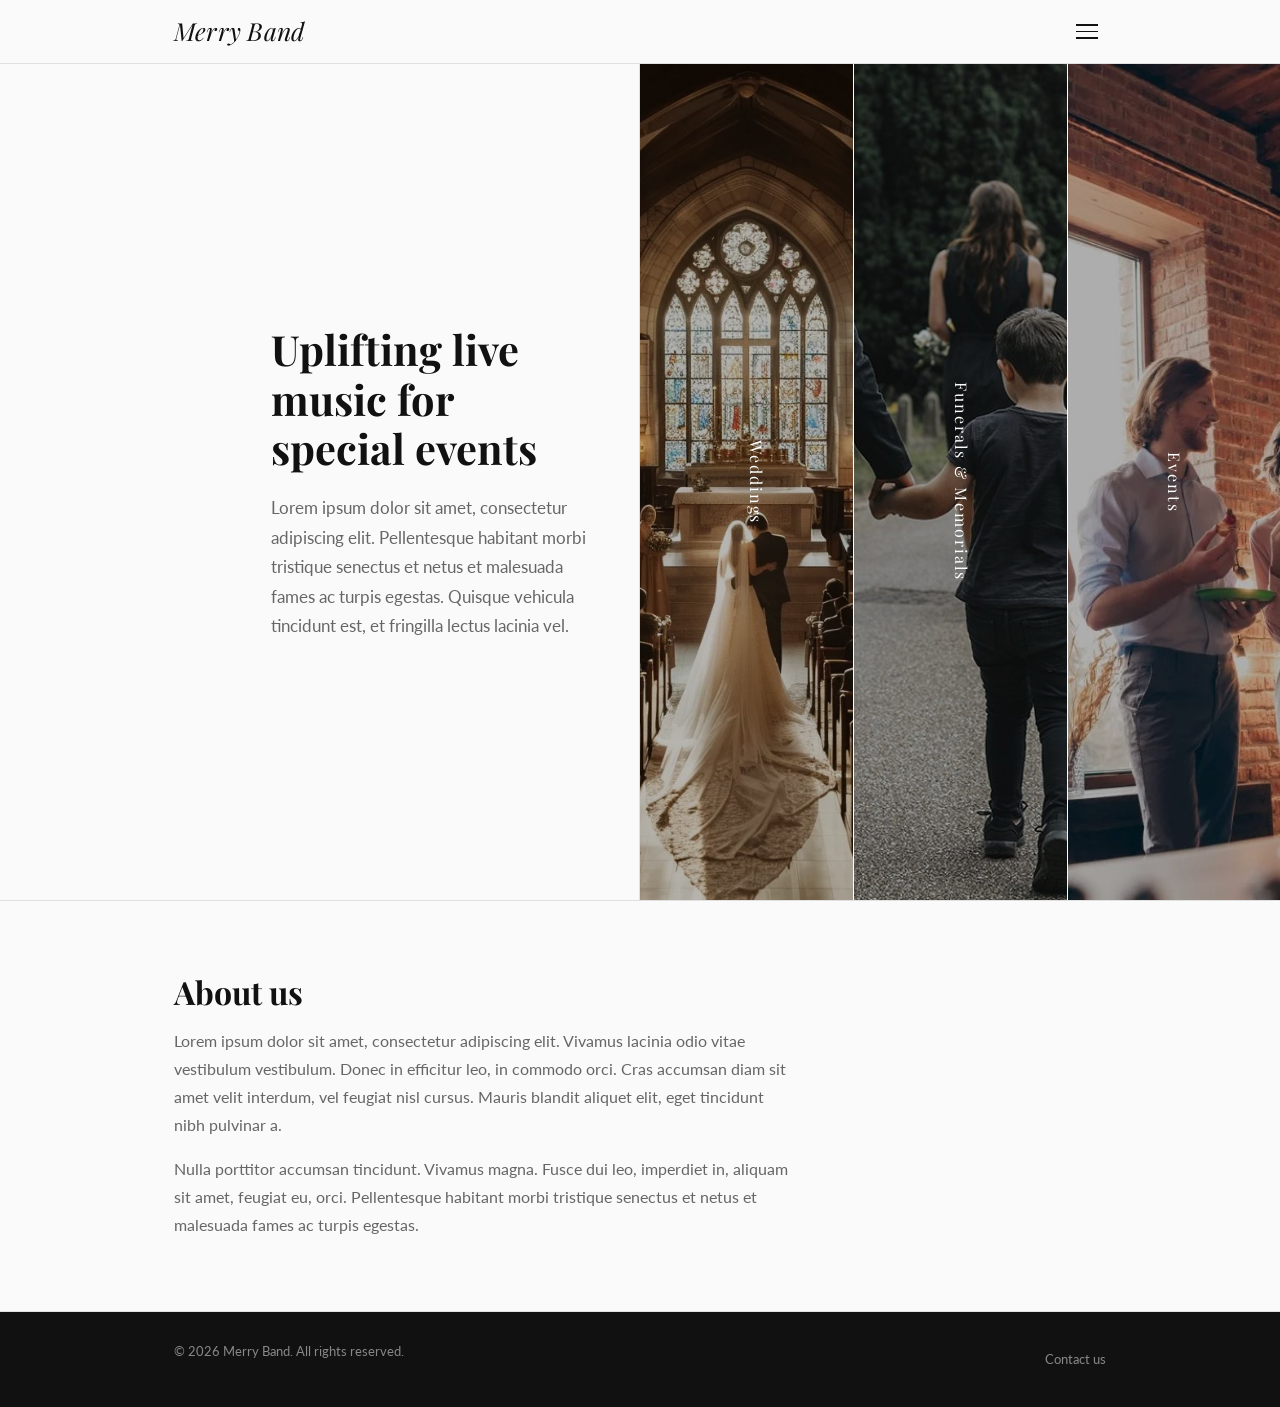
<file: index.html>
<!DOCTYPE html>
<html lang="en">
<head>
  <meta charset="UTF-8">
  <meta name="viewport" content="width=device-width, initial-scale=1.0">
  <title>Merry Band — Live Music for Special Events</title>
  <link rel="stylesheet" href="css/style.css?v=6">
</head>
<body>

  <header class="site-header">
    <div class="container">
      <a href="index.html" class="logo">Merry Band</a>
      <button class="hamburger" aria-expanded="false" aria-controls="site-nav" aria-label="Open navigation menu">
        <span></span>
        <span></span>
        <span></span>
      </button>
    </div>
    <nav class="site-nav" id="site-nav" aria-label="Main navigation">
      <ul>
        <li><a href="index.html" aria-current="page">Home</a></li>
        <li><a href="weddings.html">Weddings</a></li>
        <li><a href="funerals.html">Funerals &amp; Memorials</a></li>
        <li><a href="events.html">Events</a></li>
        <li><a href="services.html">Services &amp; Repertoire</a></li>
        <li><a href="media.html">Media</a></li>
        <li><a href="contact.html">Contact &amp; Booking</a></li>
      </ul>
    </nav>
  </header>

  <main>

    <div class="homepage-layout">

      <!-- Left: hero text -->
      <div class="hero-column">
        <div class="hero-inner">
          <h1>Uplifting live music for special events</h1>
          <p>Lorem ipsum dolor sit amet, consectetur adipiscing elit. Pellentesque habitant morbi tristique senectus et netus et malesuada fames ac turpis egestas. Quisque vehicula tincidunt est, et fringilla lectus lacinia vel.</p>
        </div>
      </div>

      <!-- Right: three vertical event-type strips -->
      <div class="event-strips" aria-label="Event types">

        <a href="weddings.html" class="strip">
          <<!-- Image placeholder: wedding ceremony photograph -->>
          <div class="strip-bg" style="background-image: url('images/wedding_temp.jpg');"></div>
          <div class="strip-overlay"></div>
          <span class="strip-label">Weddings</span>
          <div class="strip-content">
            <h2>Weddings</h2>
            <p></p>
          </div>
        </a>

        <a href="funerals.html" class="strip">
          <!-- Image placeholder: memorial service or flowers photograph -->
          <div class="strip-bg" style="background-image: url('images/funeral_temp.jpg');"></div>
          <div class="strip-overlay"></div>
          <span class="strip-label">Funerals &amp; Memorials</span>
          <div class="strip-content">
            <h2>Funerals &amp; Memorials</h2>
            <p>Lorem ipsum dolor sit amet, consectetur adipiscing elit sed do eiusmod.</p>
          </div>
        </a>

        <a href="events.html" class="strip">
          <!-- Image placeholder: party or celebration photograph -->
          <div class="strip-bg" style="background-image: url('images/corporate_event_temp.jpg');"></div>
          <div class="strip-overlay"></div>
          <span class="strip-label">Events</span>
          <div class="strip-content">
            <h2>Events</h2>
            <p>Lorem ipsum dolor sit amet, consectetur adipiscing elit sed do eiusmod.</p>
          </div>
        </a>

      </div>
    </div>

    <section class="about">
      <div class="container">
        <h2>About us</h2>
        <p>Lorem ipsum dolor sit amet, consectetur adipiscing elit. Vivamus lacinia odio vitae vestibulum vestibulum. Donec in efficitur leo, in commodo orci. Cras accumsan diam sit amet velit interdum, vel feugiat nisl cursus. Mauris blandit aliquet elit, eget tincidunt nibh pulvinar a.</p>
        <p>Nulla porttitor accumsan tincidunt. Vivamus magna. Fusce dui leo, imperdiet in, aliquam sit amet, feugiat eu, orci. Pellentesque habitant morbi tristique senectus et netus et malesuada fames ac turpis egestas.</p>
      </div>
    </section>

  </main>

  <footer class="site-footer">
    <div class="container">
      <p>&copy; 2026 Merry Band. All rights reserved.</p>
      <p><a href="contact.html">Contact us</a></p>
    </div>
  </footer>

  <script>
    (function () {
      // ── Hamburger nav ──────────────────────────────────────────────────
      var btn = document.querySelector('.hamburger');
      var nav = document.getElementById('site-nav');
      btn.addEventListener('click', function () {
        var open = this.classList.toggle('is-open');
        nav.classList.toggle('is-open');
        this.setAttribute('aria-expanded', open ? 'true' : 'false');
      });
      nav.querySelectorAll('a').forEach(function (a) {
        a.addEventListener('click', function () {
          btn.classList.remove('is-open');
          nav.classList.remove('is-open');
          btn.setAttribute('aria-expanded', 'false');
        });
      });

      // ── Mobile strip tap-to-preview ────────────────────────────────────
      // Only activate on touch / non-hover devices.
      if (!window.matchMedia('(hover: none)').matches) return;

      var strips = document.querySelectorAll('.strip');

      strips.forEach(function (strip) {
        strip.addEventListener('click', function (e) {
          if (strip.classList.contains('is-expanded')) {
            // Already previewed — let the link navigate normally.
            return;
          }
          // First tap: expand this strip, suppress navigation.
          e.preventDefault();
          strips.forEach(function (s) { s.classList.remove('is-expanded'); });
          strip.classList.add('is-expanded');
        });
      });

      // Tap anywhere outside the strips to collapse.
      document.addEventListener('click', function (e) {
        if (!e.target.closest('.strip')) {
          strips.forEach(function (s) { s.classList.remove('is-expanded'); });
        }
      });
    })();
  </script>

</body>
</html>
</file>
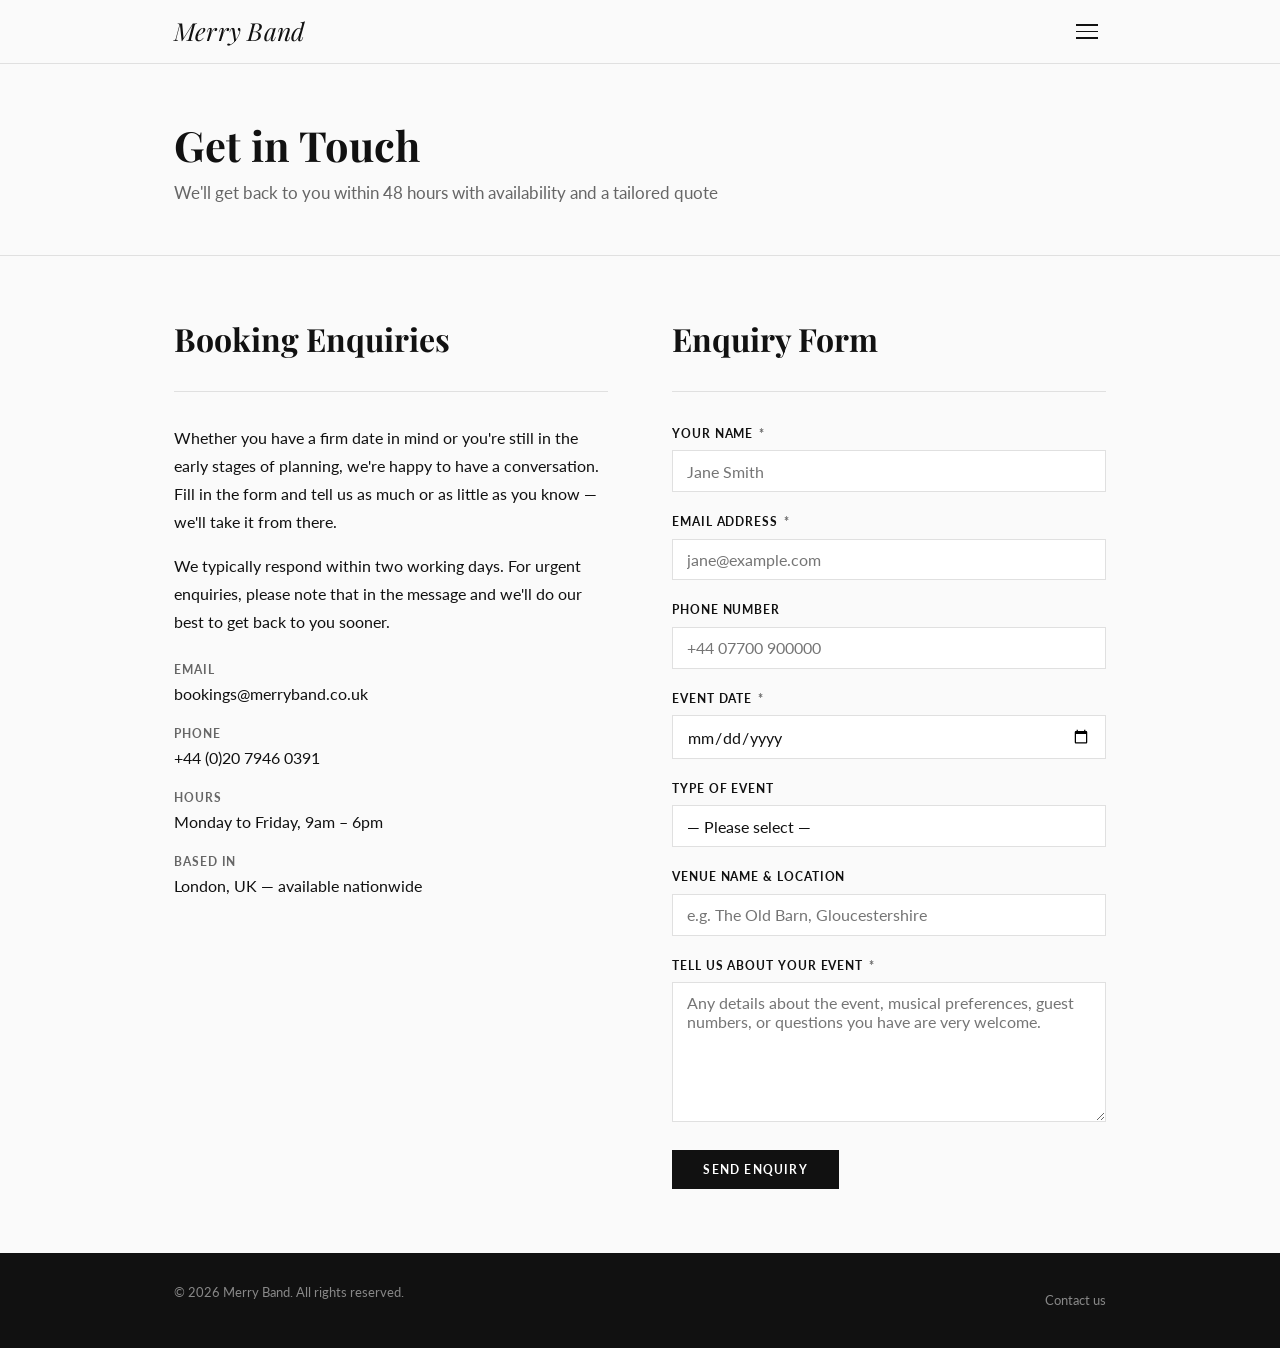
<file: contact.html>
<!DOCTYPE html>
<html lang="en">
<head>
  <meta charset="UTF-8">
  <meta name="viewport" content="width=device-width, initial-scale=1.0">
  <title>Contact &amp; Booking — Merry Band</title>
  <link rel="stylesheet" href="css/style.css?v=6">
</head>
<body>

  <header class="site-header">
    <div class="container">
      <a href="index.html" class="logo">Merry Band</a>
      <button class="hamburger" aria-expanded="false" aria-controls="site-nav" aria-label="Open navigation menu">
        <span></span>
        <span></span>
        <span></span>
      </button>
    </div>
    <nav class="site-nav" id="site-nav" aria-label="Main navigation">
      <ul>
        <li><a href="index.html">Home</a></li>
        <li><a href="weddings.html">Weddings</a></li>
        <li><a href="funerals.html">Funerals &amp; Memorials</a></li>
        <li><a href="events.html">Events</a></li>
        <li><a href="services.html">Services &amp; Repertoire</a></li>
        <li><a href="media.html">Media</a></li>
        <li><a href="contact.html" aria-current="page">Contact &amp; Booking</a></li>
      </ul>
    </nav>
  </header>

  <main>

    <section class="page-hero">
      <div class="container">
        <h1>Get in Touch</h1>
        <p>We'll get back to you within 48 hours with availability and a tailored quote</p>
      </div>
    </section>

    <section class="section">
      <div class="container">

        <div class="contact-layout">

          <!-- Contact information -->
          <div>
            <h2>Booking Enquiries</h2>
            <hr>
            <p>Whether you have a firm date in mind or you're still in the early stages of planning, we're happy to have a conversation. Fill in the form and tell us as much or as little as you know — we'll take it from there.</p>
            <p>We typically respond within two working days. For urgent enquiries, please note that in the message and we'll do our best to get back to you sooner.</p>

            <dl class="contact-details">
              <dt>Email</dt>
              <dd>bookings@merryband.co.uk</dd>

              <dt>Phone</dt>
              <dd>+44 (0)20 7946 0391</dd>

              <dt>Hours</dt>
              <dd>Monday to Friday, 9am – 6pm</dd>

              <dt>Based in</dt>
              <dd>London, UK — available nationwide</dd>
            </dl>

            <!-- Image placeholder: photo of the Merry Band team or office space -->
          </div>

          <!-- Booking enquiry form -->
          <div>
            <h2>Enquiry Form</h2>
            <hr>

            <form class="booking-form" action="#" method="post">

              <div class="form-group">
                <label for="name">Your Name <span class="required" aria-label="required">*</span></label>
                <input
                  type="text"
                  id="name"
                  name="name"
                  required
                  autocomplete="name"
                  placeholder="Jane Smith">
              </div>

              <div class="form-group">
                <label for="email">Email Address <span class="required" aria-label="required">*</span></label>
                <input
                  type="email"
                  id="email"
                  name="email"
                  required
                  autocomplete="email"
                  placeholder="jane@example.com">
              </div>

              <div class="form-group">
                <label for="phone">Phone Number</label>
                <input
                  type="tel"
                  id="phone"
                  name="phone"
                  autocomplete="tel"
                  placeholder="+44 07700 900000">
              </div>

              <div class="form-group">
                <label for="event-date">Event Date <span class="required" aria-label="required">*</span></label>
                <input
                  type="date"
                  id="event-date"
                  name="event_date"
                  required>
              </div>

              <div class="form-group">
                <label for="event-type">Type of Event</label>
                <select id="event-type" name="event_type">
                  <option value="">— Please select —</option>
                  <option value="wedding">Wedding</option>
                  <option value="funeral-memorial">Funeral or Memorial</option>
                  <option value="party">Party</option>
                  <option value="other">Other Event</option>
                </select>
              </div>

              <div class="form-group">
                <label for="venue">Venue Name &amp; Location</label>
                <input
                  type="text"
                  id="venue"
                  name="venue"
                  placeholder="e.g. The Old Barn, Gloucestershire">
              </div>

              <div class="form-group">
                <label for="message">Tell Us About Your Event <span class="required" aria-label="required">*</span></label>
                <textarea
                  id="message"
                  name="message"
                  required
                  placeholder="Any details about the event, musical preferences, guest numbers, or questions you have are very welcome."></textarea>
              </div>

              <button type="submit" class="btn btn-dark">Send Enquiry</button>

            </form>
          </div>

        </div>
      </div>
    </section>

  </main>

  <footer class="site-footer">
    <div class="container">
      <p>&copy; 2026 Merry Band. All rights reserved.</p>
      <p><a href="contact.html">Contact us</a></p>
    </div>
  </footer>

  <script>
    (function () {
      var btn = document.querySelector('.hamburger');
      var nav = document.getElementById('site-nav');
      btn.addEventListener('click', function () {
        var open = this.classList.toggle('is-open');
        nav.classList.toggle('is-open');
        this.setAttribute('aria-expanded', open ? 'true' : 'false');
      });
      nav.querySelectorAll('a').forEach(function (a) {
        a.addEventListener('click', function () {
          btn.classList.remove('is-open');
          nav.classList.remove('is-open');
          btn.setAttribute('aria-expanded', 'false');
        });
      });
    })();
  </script>

</body>
</html>
</file>
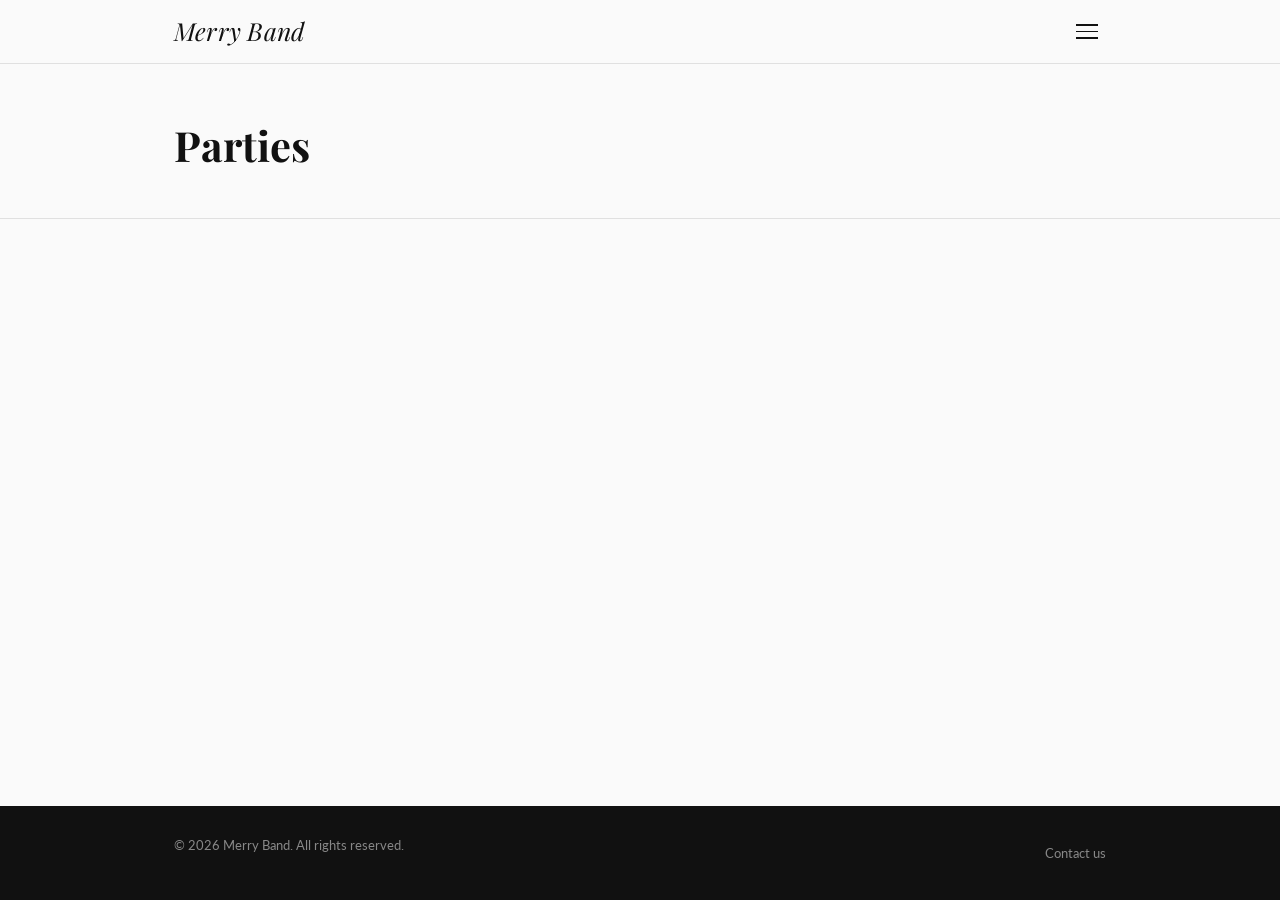
<file: events.html>
<!DOCTYPE html>
<html lang="en">
<head>
  <meta charset="UTF-8">
  <meta name="viewport" content="width=device-width, initial-scale=1.0">
  <title>Events — Merry Band</title>
  <link rel="stylesheet" href="css/style.css?v=6">
</head>
<body>

  <header class="site-header">
    <div class="container">
      <a href="index.html" class="logo">Merry Band</a>
      <button class="hamburger" aria-expanded="false" aria-controls="site-nav" aria-label="Open navigation menu">
        <span></span>
        <span></span>
        <span></span>
      </button>
    </div>
    <nav class="site-nav" id="site-nav" aria-label="Main navigation">
      <ul>
        <li><a href="index.html">Home</a></li>
        <li><a href="weddings.html">Weddings</a></li>
        <li><a href="funerals.html">Funerals &amp; Memorials</a></li>
        <li><a href="events.html" aria-current="page">Events</a></li>
        <li><a href="services.html">Services &amp; Repertoire</a></li>
        <li><a href="media.html">Media</a></li>
        <li><a href="contact.html">Contact &amp; Booking</a></li>
      </ul>
    </nav>
  </header>

  <main>

    <section class="page-hero">
      <div class="container">
        <h1>Parties</h1>
      </div>
    </section>

  </main>

  <footer class="site-footer">
    <div class="container">
      <p>&copy; 2026 Merry Band. All rights reserved.</p>
      <p><a href="contact.html">Contact us</a></p>
    </div>
  </footer>

  <script>
    (function () {
      var btn = document.querySelector('.hamburger');
      var nav = document.getElementById('site-nav');
      btn.addEventListener('click', function () {
        var open = this.classList.toggle('is-open');
        nav.classList.toggle('is-open');
        this.setAttribute('aria-expanded', open ? 'true' : 'false');
      });
      nav.querySelectorAll('a').forEach(function (a) {
        a.addEventListener('click', function () {
          btn.classList.remove('is-open');
          nav.classList.remove('is-open');
          btn.setAttribute('aria-expanded', 'false');
        });
      });
    })();
  </script>

</body>
</html>
</file>
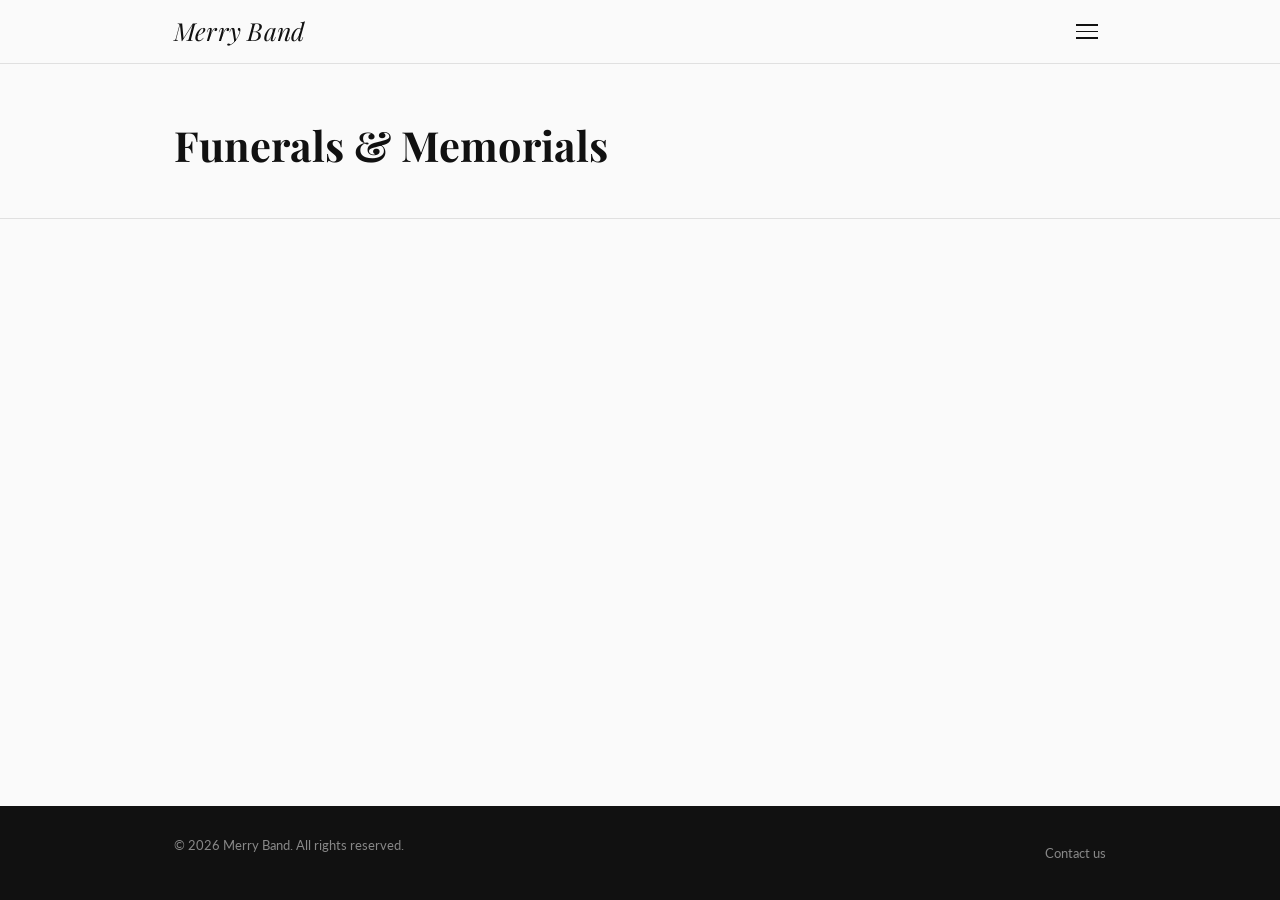
<file: funerals.html>
<!DOCTYPE html>
<html lang="en">
<head>
  <meta charset="UTF-8">
  <meta name="viewport" content="width=device-width, initial-scale=1.0">
  <title>Funerals &amp; Memorials — Merry Band</title>
  <link rel="stylesheet" href="css/style.css?v=6">
</head>
<body>

  <header class="site-header">
    <div class="container">
      <a href="index.html" class="logo">Merry Band</a>
      <button class="hamburger" aria-expanded="false" aria-controls="site-nav" aria-label="Open navigation menu">
        <span></span>
        <span></span>
        <span></span>
      </button>
    </div>
    <nav class="site-nav" id="site-nav" aria-label="Main navigation">
      <ul>
        <li><a href="index.html">Home</a></li>
        <li><a href="weddings.html">Weddings</a></li>
        <li><a href="funerals.html" aria-current="page">Funerals &amp; Memorials</a></li>
        <li><a href="events.html">Events</a></li>
        <li><a href="services.html">Services &amp; Repertoire</a></li>
        <li><a href="media.html">Media</a></li>
        <li><a href="contact.html">Contact &amp; Booking</a></li>
      </ul>
    </nav>
  </header>

  <main>

    <section class="page-hero">
      <div class="container">
        <h1>Funerals &amp; Memorials</h1>
      </div>
    </section>

  </main>

  <footer class="site-footer">
    <div class="container">
      <p>&copy; 2026 Merry Band. All rights reserved.</p>
      <p><a href="contact.html">Contact us</a></p>
    </div>
  </footer>

  <script>
    (function () {
      var btn = document.querySelector('.hamburger');
      var nav = document.getElementById('site-nav');
      btn.addEventListener('click', function () {
        var open = this.classList.toggle('is-open');
        nav.classList.toggle('is-open');
        this.setAttribute('aria-expanded', open ? 'true' : 'false');
      });
      nav.querySelectorAll('a').forEach(function (a) {
        a.addEventListener('click', function () {
          btn.classList.remove('is-open');
          nav.classList.remove('is-open');
          btn.setAttribute('aria-expanded', 'false');
        });
      });
    })();
  </script>

</body>
</html>
</file>
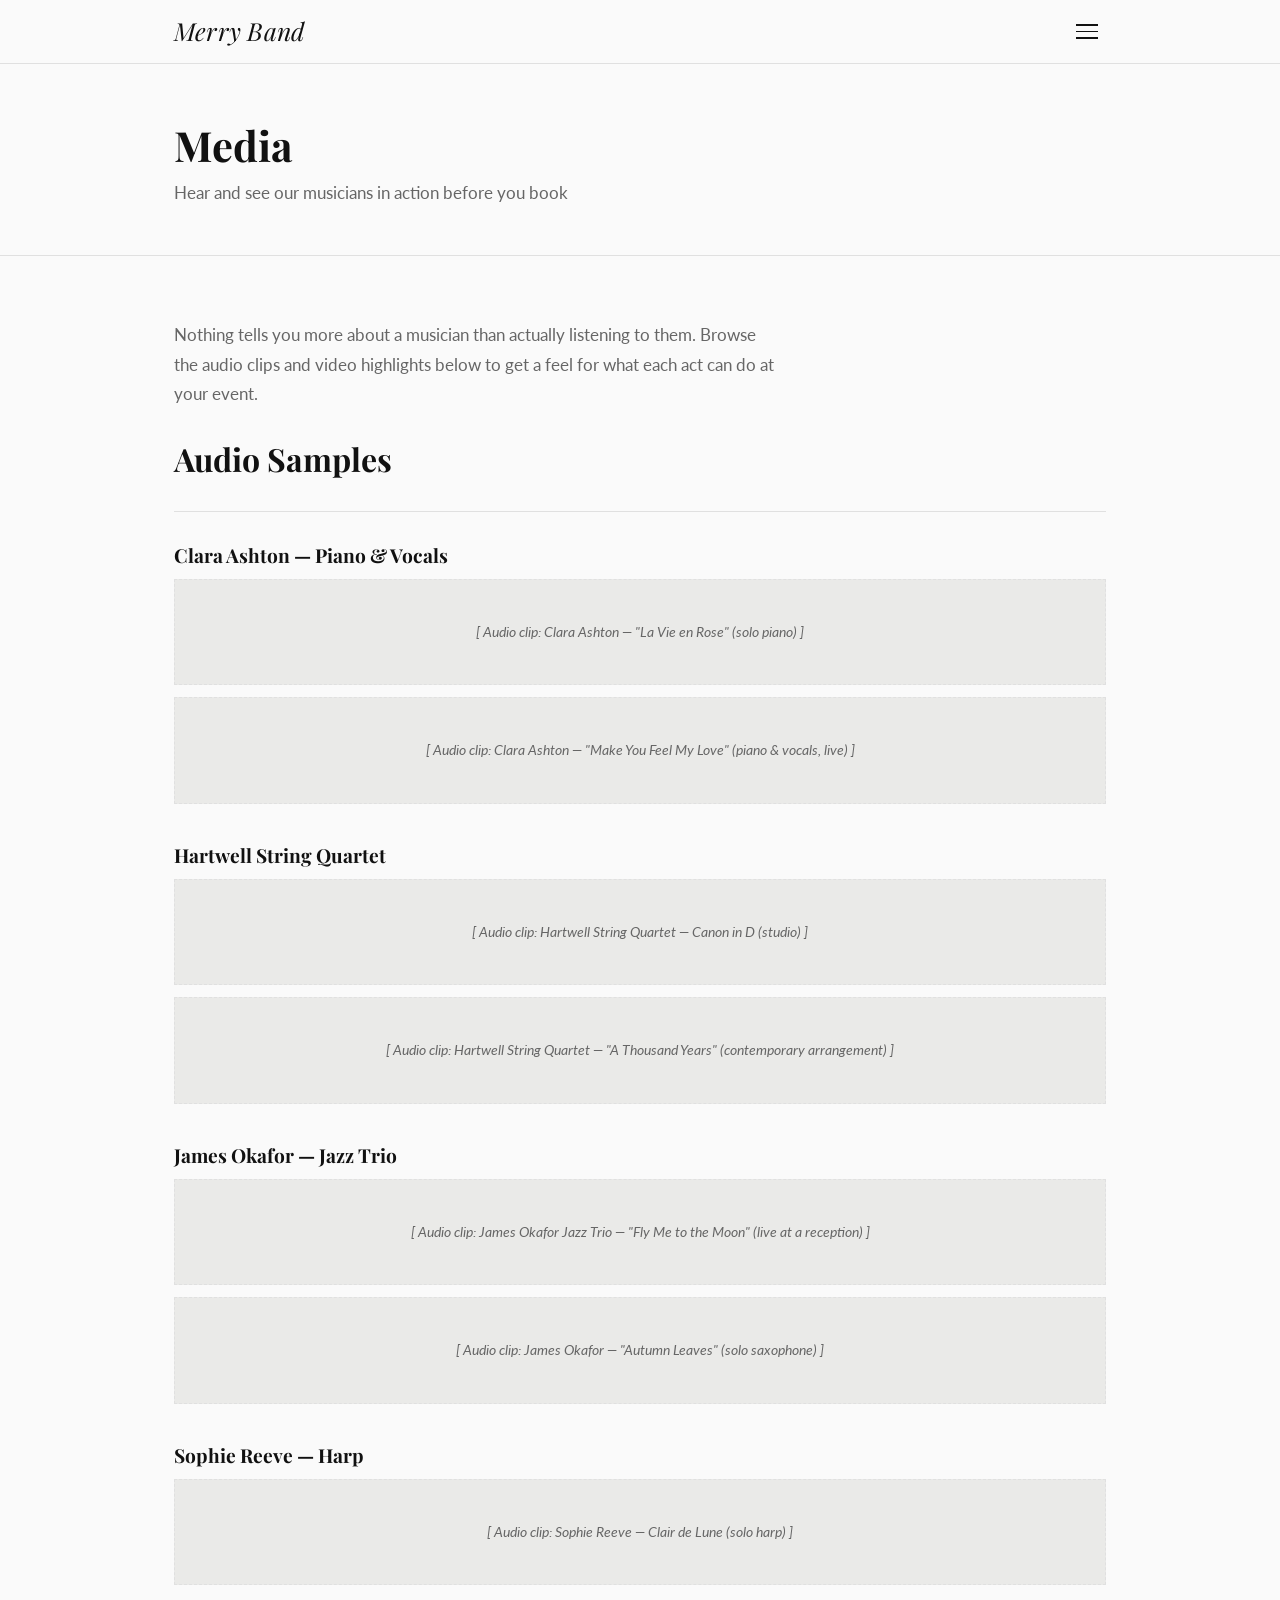
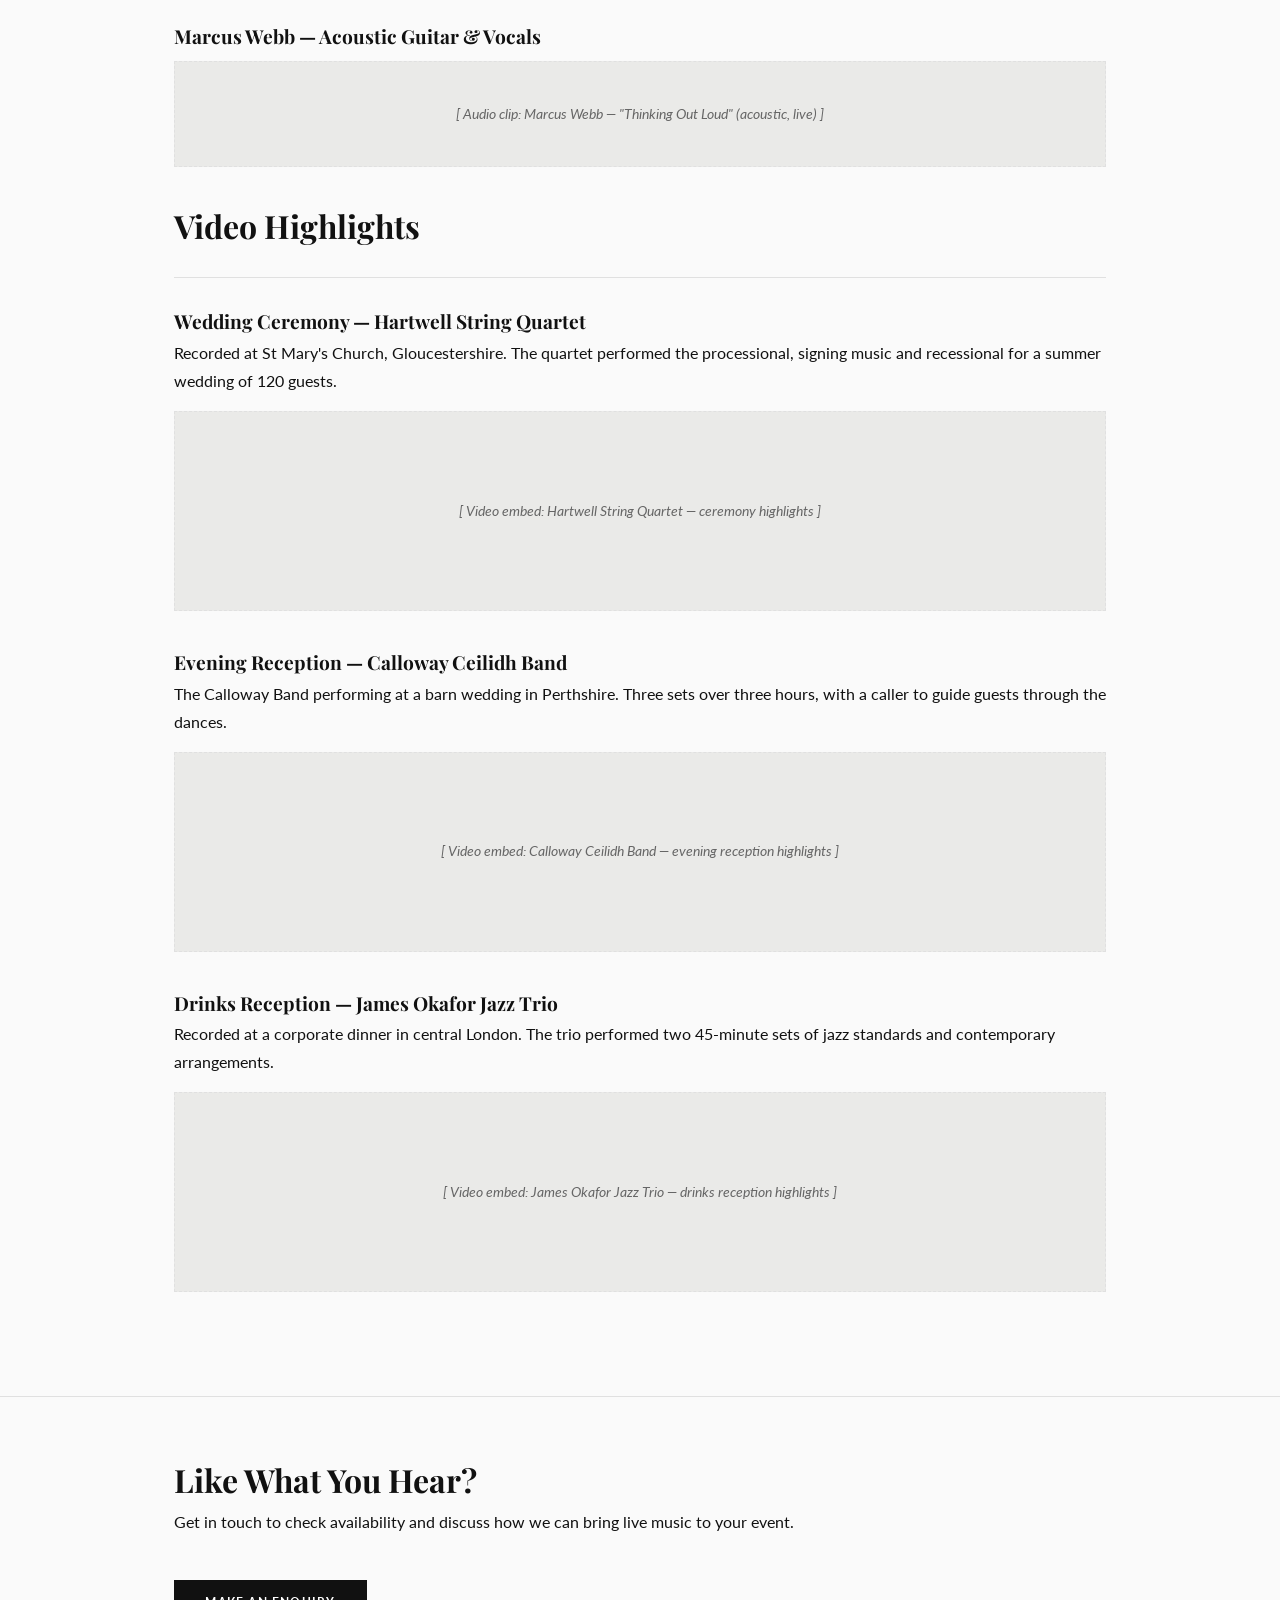
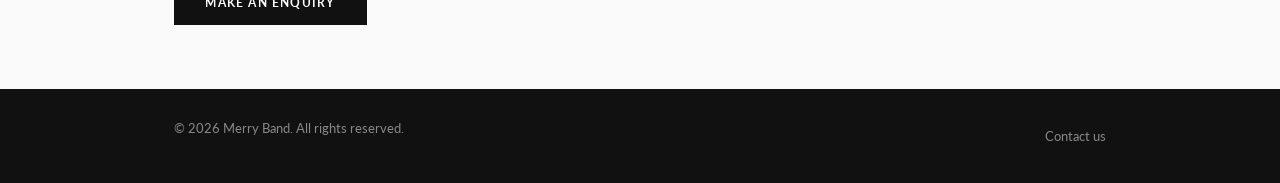
<file: media.html>
<!DOCTYPE html>
<html lang="en">
<head>
  <meta charset="UTF-8">
  <meta name="viewport" content="width=device-width, initial-scale=1.0">
  <title>Media — Merry Band</title>
  <link rel="stylesheet" href="css/style.css?v=6">
</head>
<body>

  <header class="site-header">
    <div class="container">
      <a href="index.html" class="logo">Merry Band</a>
      <button class="hamburger" aria-expanded="false" aria-controls="site-nav" aria-label="Open navigation menu">
        <span></span>
        <span></span>
        <span></span>
      </button>
    </div>
    <nav class="site-nav" id="site-nav" aria-label="Main navigation">
      <ul>
        <li><a href="index.html">Home</a></li>
        <li><a href="weddings.html">Weddings</a></li>
        <li><a href="funerals.html">Funerals &amp; Memorials</a></li>
        <li><a href="events.html">Events</a></li>
        <li><a href="services.html">Services &amp; Repertoire</a></li>
        <li><a href="media.html" aria-current="page">Media</a></li>
        <li><a href="contact.html">Contact &amp; Booking</a></li>
      </ul>
    </nav>
  </header>

  <main>

    <section class="page-hero">
      <div class="container">
        <h1>Media</h1>
        <p>Hear and see our musicians in action before you book</p>
      </div>
    </section>

    <section class="section">
      <div class="container">

        <p class="intro-text">Nothing tells you more about a musician than actually listening to them. Browse the audio clips and video highlights below to get a feel for what each act can do at your event.</p>

        <h2>Audio Samples</h2>
        <hr>

        <div class="media-section">
          <h3>Clara Ashton — Piano &amp; Vocals</h3>
          <!-- Audio placeholder: Clara Ashton performing 'La Vie en Rose' (solo piano, studio recording) -->
          <div class="media-placeholder">
            [ Audio clip: Clara Ashton — "La Vie en Rose" (solo piano) ]
          </div>
          <!-- Audio placeholder: Clara Ashton performing 'Make You Feel My Love' (piano and vocals, live at a wedding) -->
          <div class="media-placeholder">
            [ Audio clip: Clara Ashton — "Make You Feel My Love" (piano &amp; vocals, live) ]
          </div>
        </div>

        <div class="media-section">
          <h3>Hartwell String Quartet</h3>
          <!-- Audio placeholder: Hartwell String Quartet performing Pachelbel's Canon in D (studio recording) -->
          <div class="media-placeholder">
            [ Audio clip: Hartwell String Quartet — Canon in D (studio) ]
          </div>
          <!-- Audio placeholder: Hartwell String Quartet performing a contemporary arrangement of 'A Thousand Years' -->
          <div class="media-placeholder">
            [ Audio clip: Hartwell String Quartet — "A Thousand Years" (contemporary arrangement) ]
          </div>
        </div>

        <div class="media-section">
          <h3>James Okafor — Jazz Trio</h3>
          <!-- Audio placeholder: James Okafor Jazz Trio performing 'Fly Me to the Moon' (live recording at a reception) -->
          <div class="media-placeholder">
            [ Audio clip: James Okafor Jazz Trio — "Fly Me to the Moon" (live at a reception) ]
          </div>
          <!-- Audio placeholder: James Okafor solo saxophone performing 'Autumn Leaves' -->
          <div class="media-placeholder">
            [ Audio clip: James Okafor — "Autumn Leaves" (solo saxophone) ]
          </div>
        </div>

        <div class="media-section">
          <h3>Sophie Reeve — Harp</h3>
          <!-- Audio placeholder: Sophie Reeve performing Debussy's Clair de Lune on solo harp -->
          <div class="media-placeholder">
            [ Audio clip: Sophie Reeve — Clair de Lune (solo harp) ]
          </div>
        </div>

        <div class="media-section">
          <h3>Marcus Webb — Acoustic Guitar &amp; Vocals</h3>
          <!-- Audio placeholder: Marcus Webb performing 'Thinking Out Loud' (live acoustic) -->
          <div class="media-placeholder">
            [ Audio clip: Marcus Webb — "Thinking Out Loud" (acoustic, live) ]
          </div>
        </div>

        <h2>Video Highlights</h2>
        <hr>

        <div class="media-section">
          <h3>Wedding Ceremony — Hartwell String Quartet</h3>
          <p>Recorded at St Mary's Church, Gloucestershire. The quartet performed the processional, signing music and recessional for a summer wedding of 120 guests.</p>
          <!-- Video placeholder: YouTube/Vimeo embed — Hartwell String Quartet at St Mary's Church (ceremony highlights, approx. 4 minutes) -->
          <div class="media-placeholder" style="height: 200px; display: flex; align-items: center; justify-content: center;">
            [ Video embed: Hartwell String Quartet — ceremony highlights ]
          </div>
        </div>

        <div class="media-section">
          <h3>Evening Reception — Calloway Ceilidh Band</h3>
          <p>The Calloway Band performing at a barn wedding in Perthshire. Three sets over three hours, with a caller to guide guests through the dances.</p>
          <!-- Video placeholder: YouTube/Vimeo embed — Calloway Ceilidh Band at Perthshire barn wedding (evening reception highlights, approx. 5 minutes) -->
          <div class="media-placeholder" style="height: 200px; display: flex; align-items: center; justify-content: center;">
            [ Video embed: Calloway Ceilidh Band — evening reception highlights ]
          </div>
        </div>

        <div class="media-section">
          <h3>Drinks Reception — James Okafor Jazz Trio</h3>
          <p>Recorded at a corporate dinner in central London. The trio performed two 45-minute sets of jazz standards and contemporary arrangements.</p>
          <!-- Video placeholder: YouTube/Vimeo embed — James Okafor Jazz Trio at corporate dinner (drinks reception highlights, approx. 3 minutes) -->
          <div class="media-placeholder" style="height: 200px; display: flex; align-items: center; justify-content: center;">
            [ Video embed: James Okafor Jazz Trio — drinks reception highlights ]
          </div>
        </div>

      </div>
    </section>

    <section class="section">
      <div class="container">
        <h2>Like What You Hear?</h2>
        <p>Get in touch to check availability and discuss how we can bring live music to your event.</p>
        <br>
        <a href="contact.html" class="btn btn-dark">Make an Enquiry</a>
      </div>
    </section>

  </main>

  <footer class="site-footer">
    <div class="container">
      <p>&copy; 2026 Merry Band. All rights reserved.</p>
      <p><a href="contact.html">Contact us</a></p>
    </div>
  </footer>

  <script>
    (function () {
      var btn = document.querySelector('.hamburger');
      var nav = document.getElementById('site-nav');
      btn.addEventListener('click', function () {
        var open = this.classList.toggle('is-open');
        nav.classList.toggle('is-open');
        this.setAttribute('aria-expanded', open ? 'true' : 'false');
      });
      nav.querySelectorAll('a').forEach(function (a) {
        a.addEventListener('click', function () {
          btn.classList.remove('is-open');
          nav.classList.remove('is-open');
          btn.setAttribute('aria-expanded', 'false');
        });
      });
    })();
  </script>

</body>
</html>
</file>
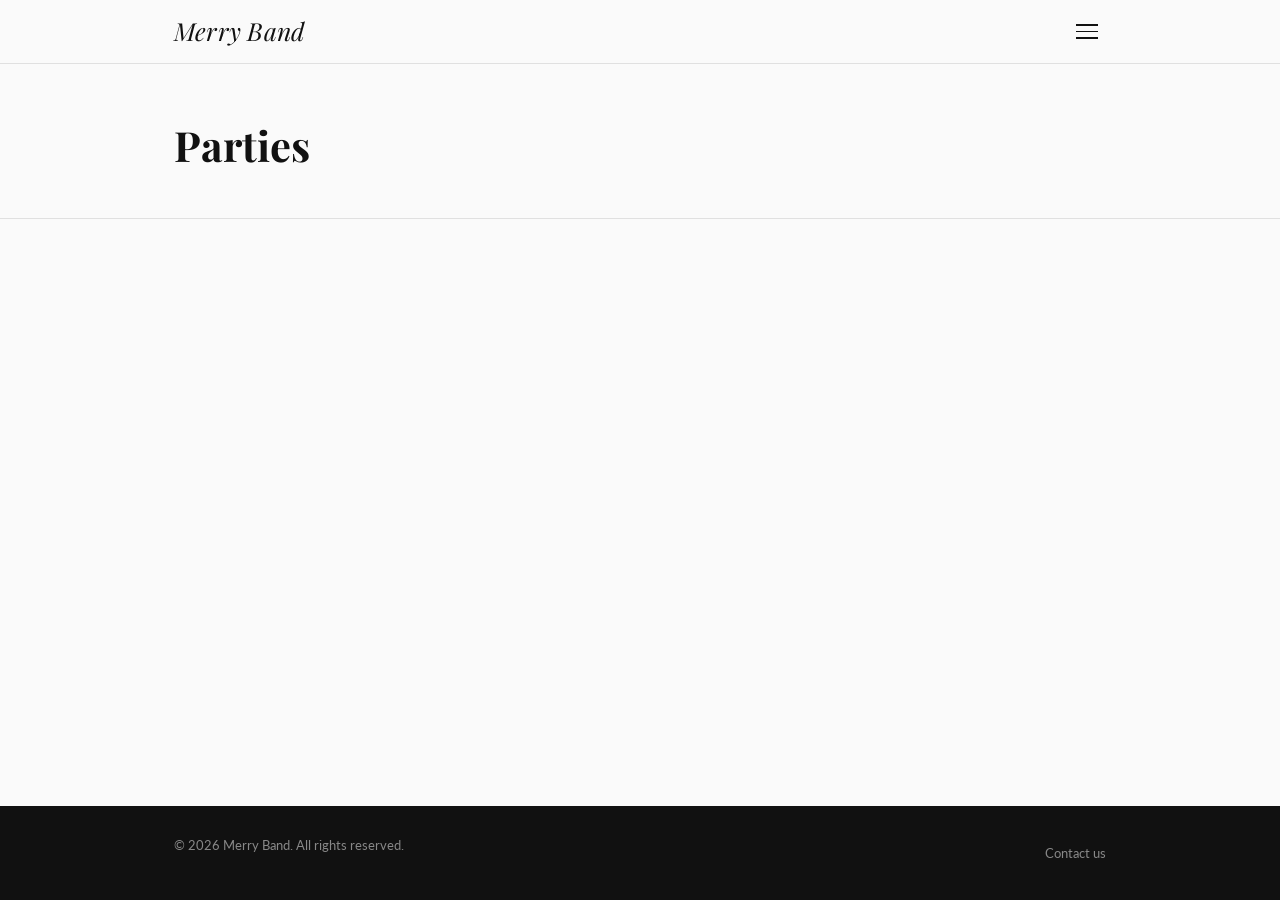
<file: parties.html>
<!DOCTYPE html>
<html lang="en">
<head>
  <meta charset="UTF-8">
  <meta name="viewport" content="width=device-width, initial-scale=1.0">
  <title>Parties — Merry Band</title>
  <link rel="stylesheet" href="css/style.css?v=5">
</head>
<body>

  <header class="site-header">
    <div class="container">
      <a href="index.html" class="logo">Merry Band</a>
      <button class="hamburger" aria-expanded="false" aria-controls="site-nav" aria-label="Open navigation menu">
        <span></span>
        <span></span>
        <span></span>
      </button>
    </div>
    <nav class="site-nav" id="site-nav" aria-label="Main navigation">
      <ul>
        <li><a href="index.html">Home</a></li>
        <li><a href="weddings.html">Weddings</a></li>
        <li><a href="funerals.html">Funerals &amp; Memorials</a></li>
        <li><a href="parties.html" aria-current="page">Parties</a></li>
        <li><a href="other-events.html">Other Events</a></li>
        <li><a href="services.html">Services &amp; Repertoire</a></li>
        <li><a href="media.html">Media</a></li>
        <li><a href="contact.html">Contact &amp; Booking</a></li>
      </ul>
    </nav>
  </header>

  <main>

    <section class="page-hero">
      <div class="container">
        <h1>Parties</h1>
      </div>
    </section>

  </main>

  <footer class="site-footer">
    <div class="container">
      <p>&copy; 2026 Merry Band. All rights reserved.</p>
      <p><a href="contact.html">Contact us</a></p>
    </div>
  </footer>

  <script>
    (function () {
      var btn = document.querySelector('.hamburger');
      var nav = document.getElementById('site-nav');
      btn.addEventListener('click', function () {
        var open = this.classList.toggle('is-open');
        nav.classList.toggle('is-open');
        this.setAttribute('aria-expanded', open ? 'true' : 'false');
      });
      nav.querySelectorAll('a').forEach(function (a) {
        a.addEventListener('click', function () {
          btn.classList.remove('is-open');
          nav.classList.remove('is-open');
          btn.setAttribute('aria-expanded', 'false');
        });
      });
    })();
  </script>

</body>
</html>
</file>
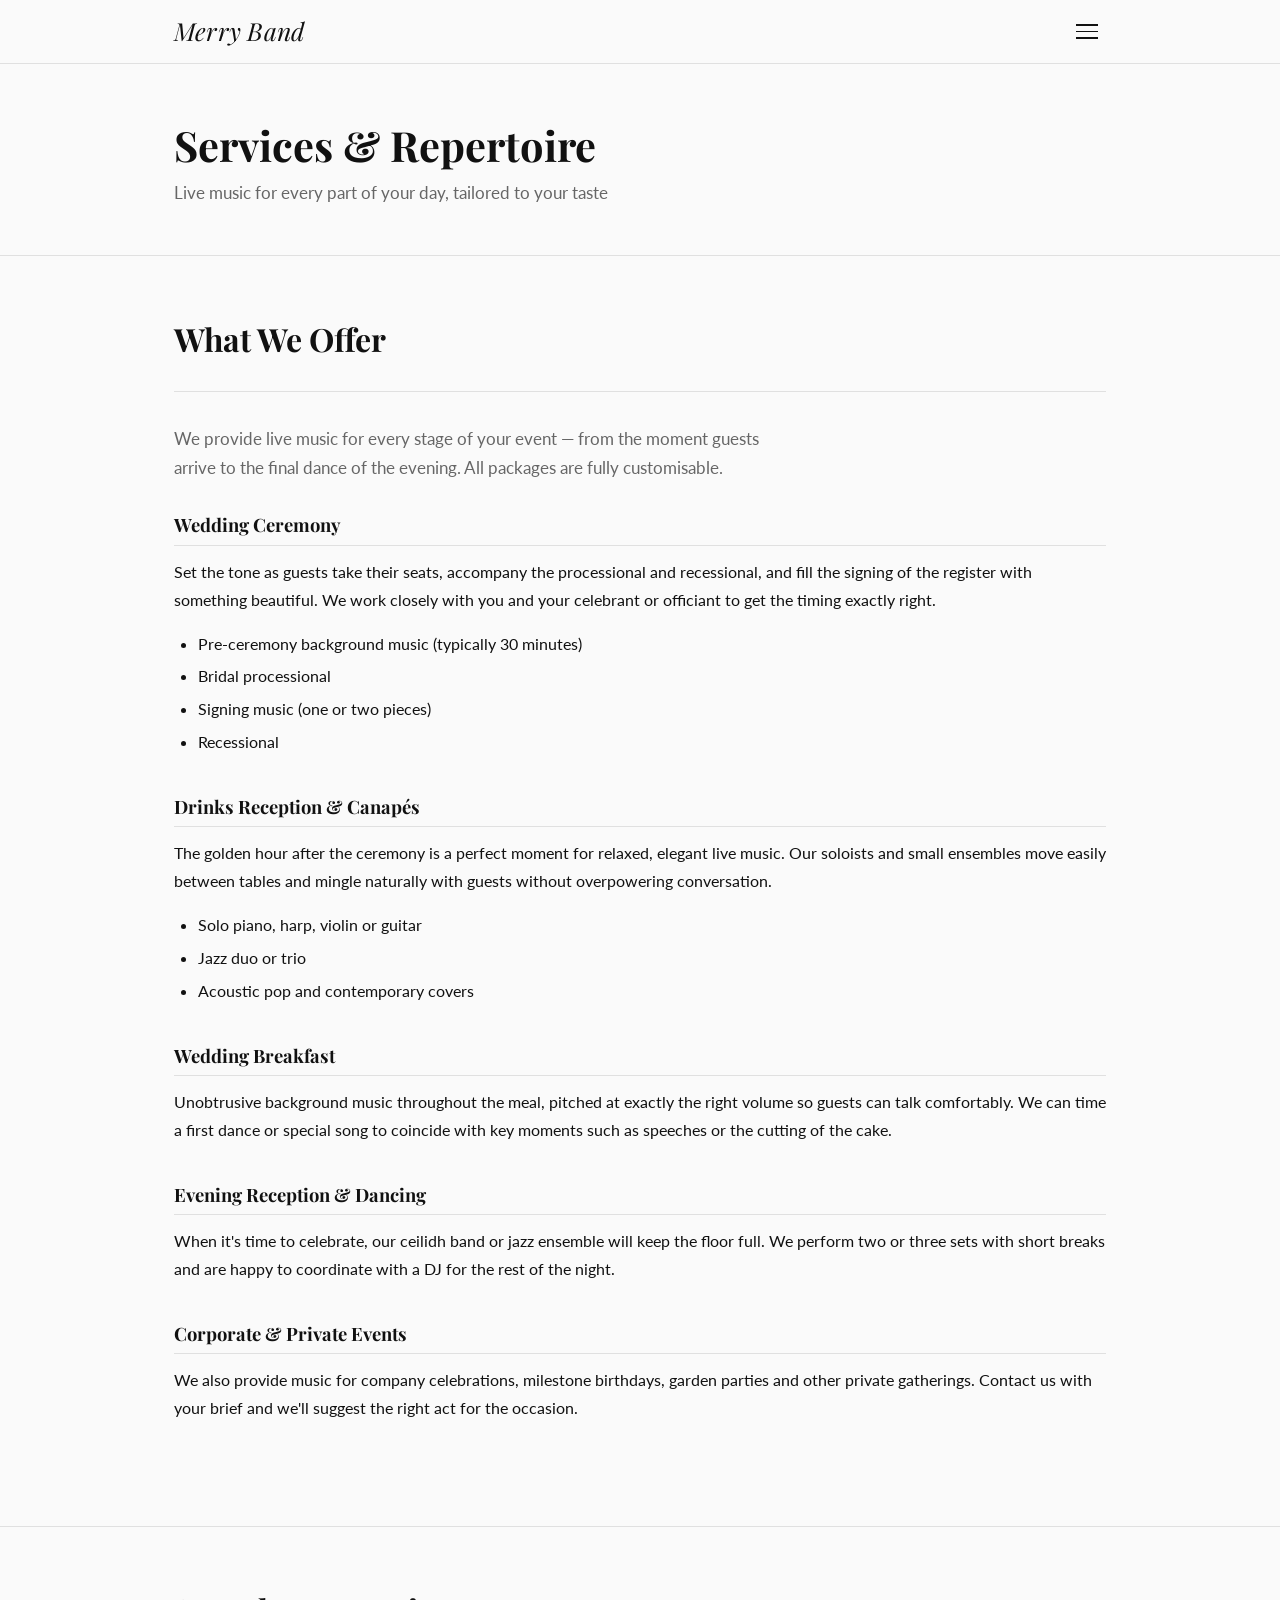
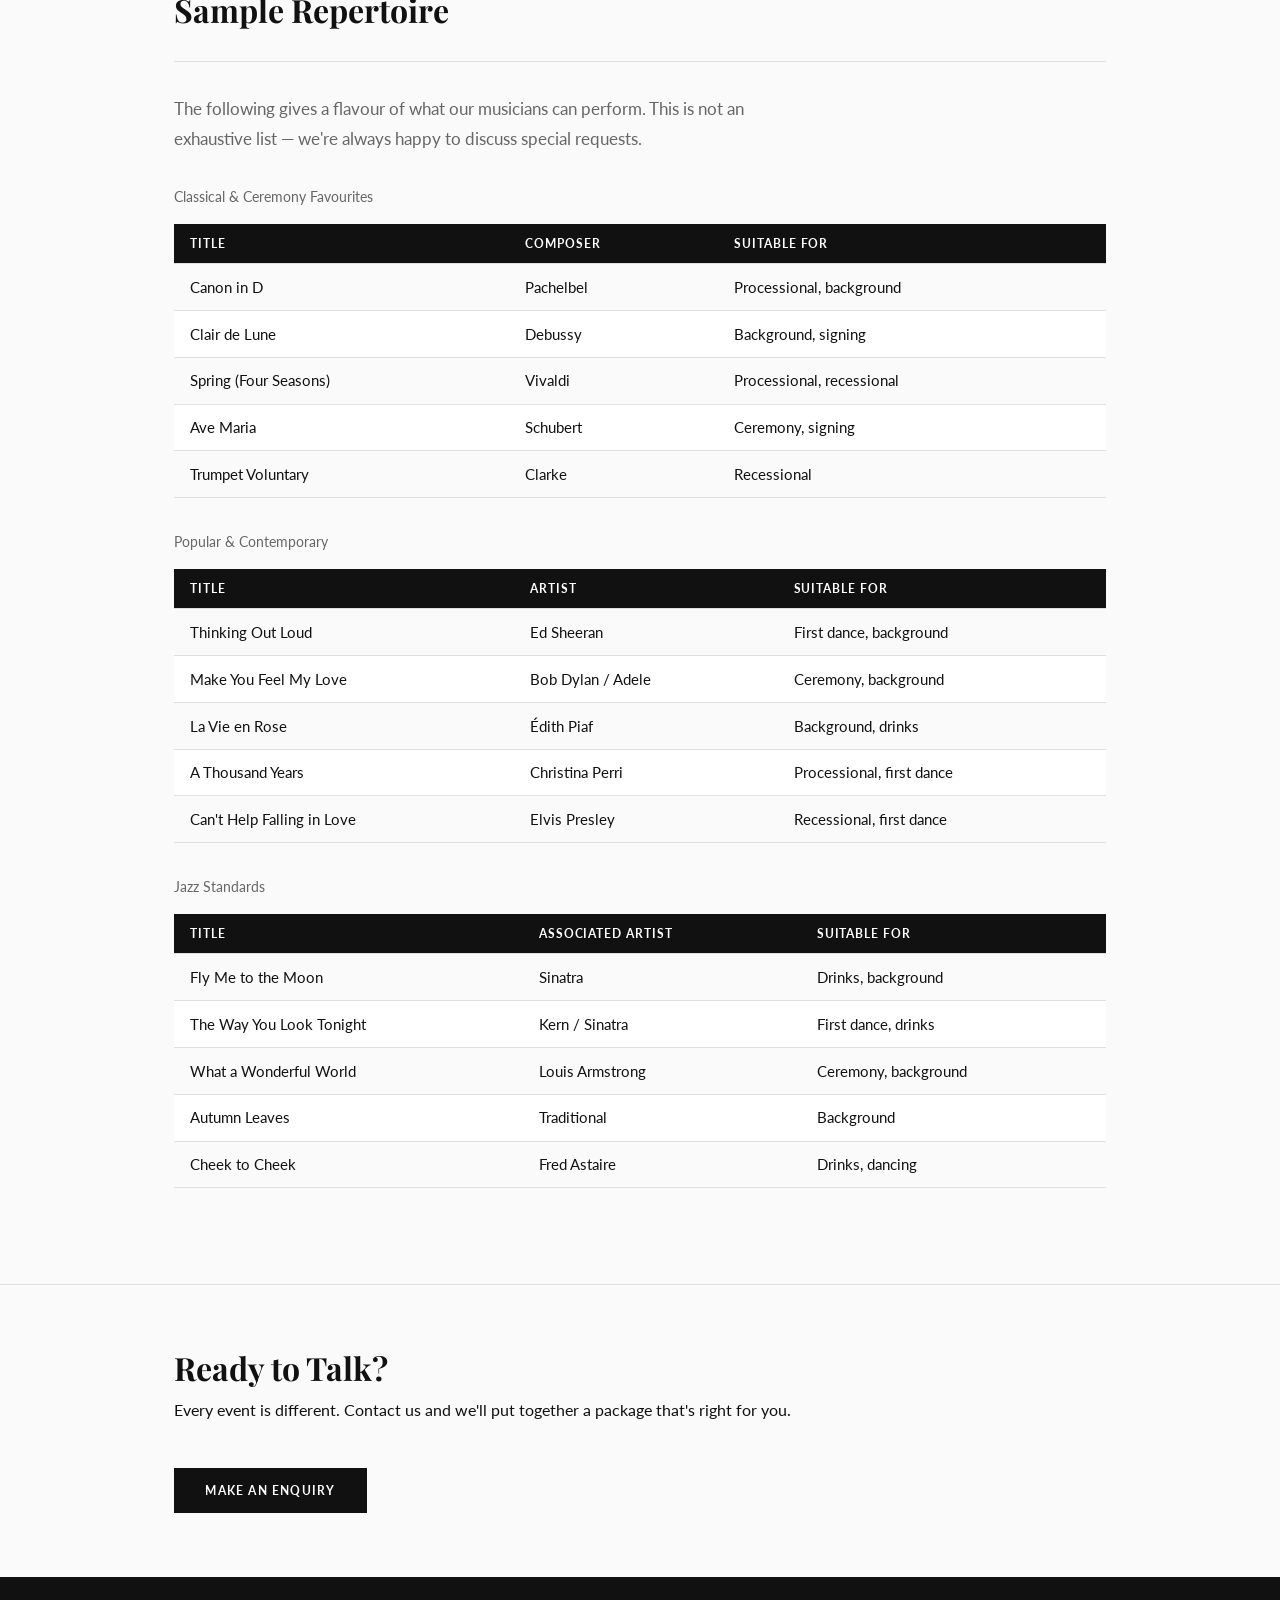
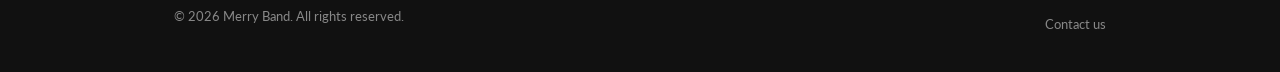
<file: services.html>
<!DOCTYPE html>
<html lang="en">
<head>
  <meta charset="UTF-8">
  <meta name="viewport" content="width=device-width, initial-scale=1.0">
  <title>Services &amp; Repertoire — Merry Band</title>
  <link rel="stylesheet" href="css/style.css?v=6">
</head>
<body>

  <header class="site-header">
    <div class="container">
      <a href="index.html" class="logo">Merry Band</a>
      <button class="hamburger" aria-expanded="false" aria-controls="site-nav" aria-label="Open navigation menu">
        <span></span>
        <span></span>
        <span></span>
      </button>
    </div>
    <nav class="site-nav" id="site-nav" aria-label="Main navigation">
      <ul>
        <li><a href="index.html">Home</a></li>
        <li><a href="weddings.html">Weddings</a></li>
        <li><a href="funerals.html">Funerals &amp; Memorials</a></li>
        <li><a href="events.html">Events</a></li>
        <li><a href="services.html" aria-current="page">Services &amp; Repertoire</a></li>
        <li><a href="media.html">Media</a></li>
        <li><a href="contact.html">Contact &amp; Booking</a></li>
      </ul>
    </nav>
  </header>

  <main>

    <section class="page-hero">
      <div class="container">
        <h1>Services &amp; Repertoire</h1>
        <p>Live music for every part of your day, tailored to your taste</p>
      </div>
    </section>

    <section class="section">
      <div class="container">

        <h2>What We Offer</h2>
        <hr>
        <p class="intro-text">We provide live music for every stage of your event — from the moment guests arrive to the final dance of the evening. All packages are fully customisable.</p>

        <div class="service-block">
          <h3>Wedding Ceremony</h3>
          <p>Set the tone as guests take their seats, accompany the processional and recessional, and fill the signing of the register with something beautiful. We work closely with you and your celebrant or officiant to get the timing exactly right.</p>
          <ul>
            <li>Pre-ceremony background music (typically 30 minutes)</li>
            <li>Bridal processional</li>
            <li>Signing music (one or two pieces)</li>
            <li>Recessional</li>
          </ul>
        </div>

        <div class="service-block">
          <h3>Drinks Reception &amp; Canapés</h3>
          <p>The golden hour after the ceremony is a perfect moment for relaxed, elegant live music. Our soloists and small ensembles move easily between tables and mingle naturally with guests without overpowering conversation.</p>
          <ul>
            <li>Solo piano, harp, violin or guitar</li>
            <li>Jazz duo or trio</li>
            <li>Acoustic pop and contemporary covers</li>
          </ul>
        </div>

        <div class="service-block">
          <h3>Wedding Breakfast</h3>
          <p>Unobtrusive background music throughout the meal, pitched at exactly the right volume so guests can talk comfortably. We can time a first dance or special song to coincide with key moments such as speeches or the cutting of the cake.</p>
        </div>

        <div class="service-block">
          <h3>Evening Reception &amp; Dancing</h3>
          <p>When it's time to celebrate, our ceilidh band or jazz ensemble will keep the floor full. We perform two or three sets with short breaks and are happy to coordinate with a DJ for the rest of the night.</p>
        </div>

        <div class="service-block">
          <h3>Corporate &amp; Private Events</h3>
          <p>We also provide music for company celebrations, milestone birthdays, garden parties and other private gatherings. Contact us with your brief and we'll suggest the right act for the occasion.</p>
        </div>

      </div>
    </section>

    <section class="section">
      <div class="container">

        <h2>Sample Repertoire</h2>
        <hr>
        <p class="intro-text">The following gives a flavour of what our musicians can perform. This is not an exhaustive list — we're always happy to discuss special requests.</p>

        <table class="repertoire-table">
          <caption>Classical &amp; Ceremony Favourites</caption>
          <thead>
            <tr>
              <th>Title</th>
              <th>Composer</th>
              <th>Suitable For</th>
            </tr>
          </thead>
          <tbody>
            <tr>
              <td>Canon in D</td>
              <td>Pachelbel</td>
              <td>Processional, background</td>
            </tr>
            <tr>
              <td>Clair de Lune</td>
              <td>Debussy</td>
              <td>Background, signing</td>
            </tr>
            <tr>
              <td>Spring (Four Seasons)</td>
              <td>Vivaldi</td>
              <td>Processional, recessional</td>
            </tr>
            <tr>
              <td>Ave Maria</td>
              <td>Schubert</td>
              <td>Ceremony, signing</td>
            </tr>
            <tr>
              <td>Trumpet Voluntary</td>
              <td>Clarke</td>
              <td>Recessional</td>
            </tr>
          </tbody>
        </table>

        <table class="repertoire-table">
          <caption>Popular &amp; Contemporary</caption>
          <thead>
            <tr>
              <th>Title</th>
              <th>Artist</th>
              <th>Suitable For</th>
            </tr>
          </thead>
          <tbody>
            <tr>
              <td>Thinking Out Loud</td>
              <td>Ed Sheeran</td>
              <td>First dance, background</td>
            </tr>
            <tr>
              <td>Make You Feel My Love</td>
              <td>Bob Dylan / Adele</td>
              <td>Ceremony, background</td>
            </tr>
            <tr>
              <td>La Vie en Rose</td>
              <td>Édith Piaf</td>
              <td>Background, drinks</td>
            </tr>
            <tr>
              <td>A Thousand Years</td>
              <td>Christina Perri</td>
              <td>Processional, first dance</td>
            </tr>
            <tr>
              <td>Can't Help Falling in Love</td>
              <td>Elvis Presley</td>
              <td>Recessional, first dance</td>
            </tr>
          </tbody>
        </table>

        <table class="repertoire-table">
          <caption>Jazz Standards</caption>
          <thead>
            <tr>
              <th>Title</th>
              <th>Associated Artist</th>
              <th>Suitable For</th>
            </tr>
          </thead>
          <tbody>
            <tr>
              <td>Fly Me to the Moon</td>
              <td>Sinatra</td>
              <td>Drinks, background</td>
            </tr>
            <tr>
              <td>The Way You Look Tonight</td>
              <td>Kern / Sinatra</td>
              <td>First dance, drinks</td>
            </tr>
            <tr>
              <td>What a Wonderful World</td>
              <td>Louis Armstrong</td>
              <td>Ceremony, background</td>
            </tr>
            <tr>
              <td>Autumn Leaves</td>
              <td>Traditional</td>
              <td>Background</td>
            </tr>
            <tr>
              <td>Cheek to Cheek</td>
              <td>Fred Astaire</td>
              <td>Drinks, dancing</td>
            </tr>
          </tbody>
        </table>

      </div>
    </section>

    <section class="section">
      <div class="container">
        <h2>Ready to Talk?</h2>
        <p>Every event is different. Contact us and we'll put together a package that's right for you.</p>
        <br>
        <a href="contact.html" class="btn btn-dark">Make an Enquiry</a>
      </div>
    </section>

  </main>

  <footer class="site-footer">
    <div class="container">
      <p>&copy; 2026 Merry Band. All rights reserved.</p>
      <p><a href="contact.html">Contact us</a></p>
    </div>
  </footer>

  <script>
    (function () {
      var btn = document.querySelector('.hamburger');
      var nav = document.getElementById('site-nav');
      btn.addEventListener('click', function () {
        var open = this.classList.toggle('is-open');
        nav.classList.toggle('is-open');
        this.setAttribute('aria-expanded', open ? 'true' : 'false');
      });
      nav.querySelectorAll('a').forEach(function (a) {
        a.addEventListener('click', function () {
          btn.classList.remove('is-open');
          nav.classList.remove('is-open');
          btn.setAttribute('aria-expanded', 'false');
        });
      });
    })();
  </script>

</body>
</html>
</file>
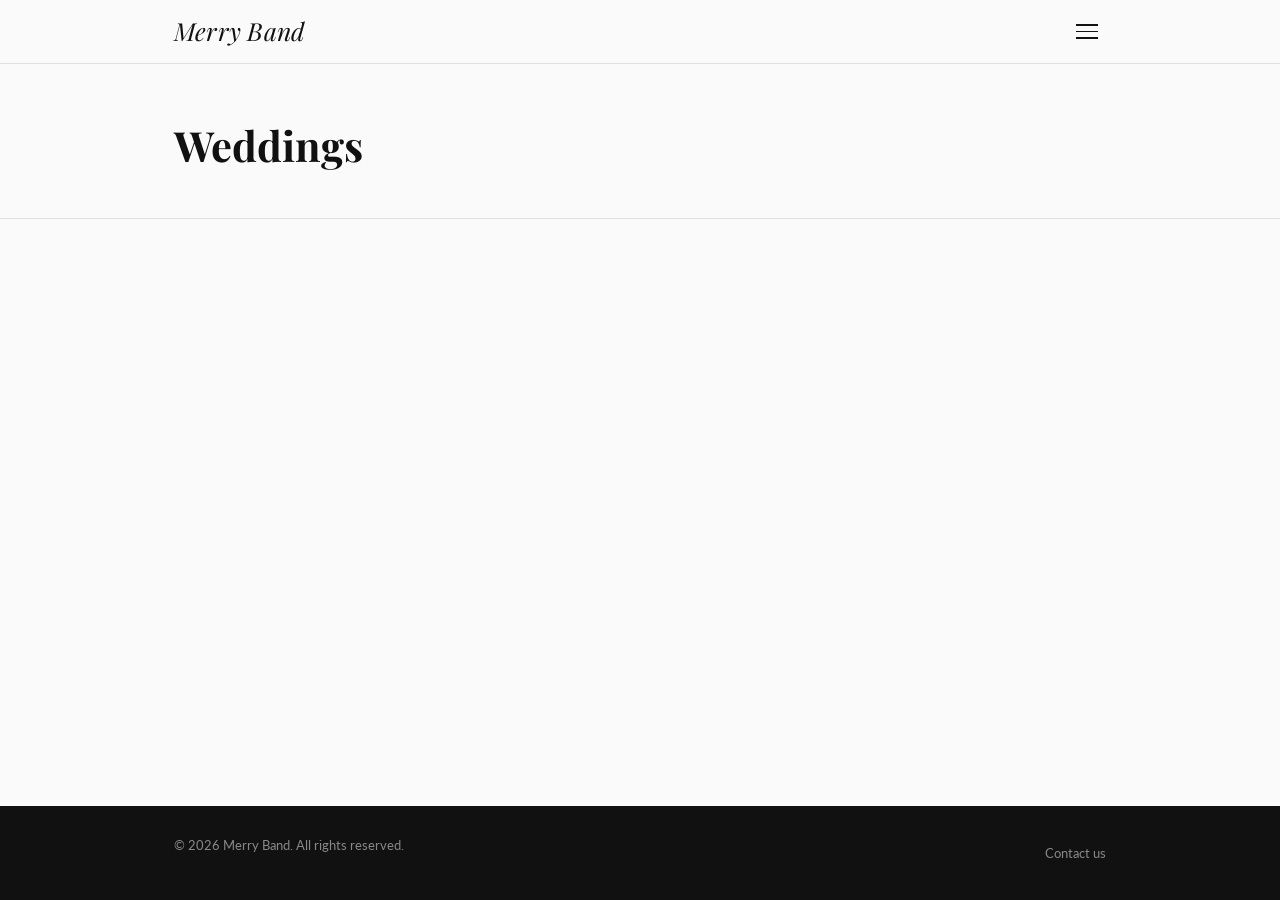
<file: weddings.html>
<!DOCTYPE html>
<html lang="en">
<head>
  <meta charset="UTF-8">
  <meta name="viewport" content="width=device-width, initial-scale=1.0">
  <title>Weddings — Merry Band</title>
  <link rel="stylesheet" href="css/style.css?v=6">
</head>
<body>

  <header class="site-header">
    <div class="container">
      <a href="index.html" class="logo">Merry Band</a>
      <button class="hamburger" aria-expanded="false" aria-controls="site-nav" aria-label="Open navigation menu">
        <span></span>
        <span></span>
        <span></span>
      </button>
    </div>
    <nav class="site-nav" id="site-nav" aria-label="Main navigation">
      <ul>
        <li><a href="index.html">Home</a></li>
        <li><a href="weddings.html" aria-current="page">Weddings</a></li>
        <li><a href="funerals.html">Funerals &amp; Memorials</a></li>
        <li><a href="events.html">Events</a></li>
        <li><a href="services.html">Services &amp; Repertoire</a></li>
        <li><a href="media.html">Media</a></li>
        <li><a href="contact.html">Contact &amp; Booking</a></li>
      </ul>
    </nav>
  </header>

  <main>

    <section class="page-hero">
      <div class="container">
        <h1>Weddings</h1>
      </div>
    </section>

  </main>

  <footer class="site-footer">
    <div class="container">
      <p>&copy; 2026 Merry Band. All rights reserved.</p>
      <p><a href="contact.html">Contact us</a></p>
    </div>
  </footer>

  <script>
    (function () {
      var btn = document.querySelector('.hamburger');
      var nav = document.getElementById('site-nav');
      btn.addEventListener('click', function () {
        var open = this.classList.toggle('is-open');
        nav.classList.toggle('is-open');
        this.setAttribute('aria-expanded', open ? 'true' : 'false');
      });
      nav.querySelectorAll('a').forEach(function (a) {
        a.addEventListener('click', function () {
          btn.classList.remove('is-open');
          nav.classList.remove('is-open');
          btn.setAttribute('aria-expanded', 'false');
        });
      });
    })();
  </script>

</body>
</html>
</file>
<file: css/style.css>
/* ── Fonts ─────────────────────────────────────────────────────────────── */
@import url('https://fonts.googleapis.com/css2?family=Playfair+Display:ital,wght@0,400;0,600;1,400&family=Lato:wght@300;400;700&display=swap');

/* ── Variables ─────────────────────────────────────────────────────────── */
:root {
  --bg:            #fafafa;
  --white:         #ffffff;
  --text:          #111111;
  --text-muted:    #666666;
  --border:        #e0e0e0;
  --card-grey:     #adadad;
  --max-width:     980px;
  --header-height: 64px;
}

/* ── Reset ─────────────────────────────────────────────────────────────── */
*, *::before, *::after { box-sizing: border-box; margin: 0; padding: 0; }

/* ── Base ──────────────────────────────────────────────────────────────── */
html { font-size: 16px; scroll-behavior: smooth; }

body {
  font-family: 'Lato', Arial, Helvetica, sans-serif;
  font-weight: 400;
  background-color: var(--bg);
  color: var(--text);
  line-height: 1.75;
  display: flex;
  flex-direction: column;
  min-height: 100vh;
}

main { flex: 1; }

h1, h2, h3, h4 {
  font-family: 'Playfair Display', Georgia, 'Times New Roman', serif;
  line-height: 1.2;
  color: var(--text);
}

h1 { font-size: clamp(1.8rem, 4vw, 2.6rem); }
h2 { font-size: clamp(1.4rem, 3vw, 2rem); margin-bottom: 0.5rem; }
h3 { font-size: 1.2rem; margin-bottom: 0.35rem; }

p { margin-bottom: 1rem; }
p:last-child { margin-bottom: 0; }

a { color: var(--text); text-decoration: underline; text-underline-offset: 3px; }
a:hover { color: var(--text-muted); }

ul { list-style: disc; padding-left: 1.5rem; margin-bottom: 1rem; }
li { margin-bottom: 0.3rem; }

hr {
  border: none;
  border-top: 1px solid var(--border);
  margin: 2rem 0;
}

/* ── Layout ────────────────────────────────────────────────────────────── */
.container {
  max-width: var(--max-width);
  margin: 0 auto;
  padding: 0 1.5rem;
}

/* Generic page section — interior pages */
.section {
  padding: 4rem 0;
}

.section + .section {
  border-top: 1px solid var(--border);
}

/* ── Site header ───────────────────────────────────────────────────────── */
.site-header {
  position: sticky;
  top: 0;
  z-index: 200;
  background-color: var(--bg);
  border-bottom: 1px solid var(--border);
  height: var(--header-height);
}

.site-header .container {
  height: 100%;
  display: flex;
  align-items: center;
  justify-content: space-between;
}

/* ── Logo ──────────────────────────────────────────────────────────────── */
.logo {
  font-family: 'Playfair Display', Georgia, serif;
  font-style: italic;
  font-size: 1.55rem;
  color: var(--text);
  text-decoration: none;
  letter-spacing: 0.01em;
  line-height: 1;
}

.logo:hover { color: var(--text-muted); }

/* ── Hamburger button ──────────────────────────────────────────────────── */
.hamburger {
  background: none;
  border: none;
  cursor: pointer;
  padding: 8px;
  display: flex;
  flex-direction: column;
  gap: 5px;
  align-items: center;
  color: var(--text);
}

.hamburger span {
  display: block;
  width: 22px;
  height: 1.5px;
  background-color: currentColor;
  transition: transform 0.25s ease, opacity 0.2s ease;
}

/* Animate into × when open */
.hamburger.is-open span:nth-child(1) { transform: translateY(6.5px) rotate(45deg); }
.hamburger.is-open span:nth-child(2) { opacity: 0; transform: scaleX(0); }
.hamburger.is-open span:nth-child(3) { transform: translateY(-6.5px) rotate(-45deg); }

/* ── Navigation dropdown ───────────────────────────────────────────────── */
.site-nav {
  position: absolute;
  top: 100%;
  left: 0;
  right: 0;
  background-color: var(--white);
  border-bottom: 1px solid var(--border);
  z-index: 150;
  /* hidden state */
  opacity: 0;
  visibility: hidden;
  transform: translateY(-6px);
  transition: opacity 0.2s ease, transform 0.2s ease, visibility 0.2s ease;
}

.site-nav.is-open {
  opacity: 1;
  visibility: visible;
  transform: translateY(0);
}

.site-nav ul {
  list-style: none;
  padding: 1.5rem;
  margin: 0 auto;
  max-width: var(--max-width);
  display: grid;
  grid-template-columns: repeat(auto-fill, minmax(190px, 1fr));
  gap: 0.1rem 2rem;
}

.site-nav a {
  display: block;
  padding: 0.5rem 0;
  font-size: 0.8rem;
  font-weight: 700;
  letter-spacing: 0.09em;
  text-transform: uppercase;
  color: var(--text-muted);
  text-decoration: none;
  border-bottom: 1px solid transparent;
  transition: color 0.15s, border-color 0.15s;
}

.site-nav a:hover,
.site-nav a[aria-current="page"] {
  color: var(--text);
  border-bottom-color: var(--text);
}

/* ── Homepage split layout ─────────────────────────────────────────────── */
.homepage-layout {
  display: flex;
  height: calc(100vh - var(--header-height));
}

.hero-column {
  flex: 0 0 50%;
  display: flex;
  align-items: center;
  justify-content: flex-end;
  border-right: 1px solid var(--border);
}

.hero-inner {
  padding: 3rem 3rem 3rem 2rem;
  max-width: 400px;
}

.hero-inner h1 {
  margin-bottom: 1.25rem;
}

.hero-inner p {
  color: var(--text-muted);
  font-size: 1.05rem;
  margin-bottom: 0;
}

/* ── Event strips ──────────────────────────────────────────────────────── */
.event-strips {
  flex: 1;
  display: flex;
  flex-direction: row;
  justify-content: flex-end;
  overflow: hidden;
}

.strip {
  flex: 0 0 33.333%; 
  position: relative;
  display: flex;
  align-items: center;
  justify-content: center;
  overflow: hidden;
  text-decoration: none;
  color: #ffffff;
  transition: flex-basis 0.55s cubic-bezier(0.4, 0, 0.2, 1);
}

.strip + .strip {
  border-left: 1px solid rgba(255, 255, 255, 0.15);
}

/* Background image placeholder layer */
.strip-bg {
  position: absolute;
  inset: 0;
  background-size: cover;
  background-position: center;
  background-color: var(--card-grey);
  transition: transform 0.6s ease;
}

.strip:nth-child(2) .strip-bg { background-color: #979797; }
.strip:nth-child(3) .strip-bg { background-color: #b8b8b8; }
.strip:nth-child(4) .strip-bg { background-color: #a3a3a3; }

.strip-overlay {
  position: absolute;
  inset: 0;
  background-color: rgba(0, 0, 0, 0.28);
  transition: background-color 0.35s ease;
}

/* Desktop hover: only on devices that support true hover (not touch) */
@media (hover: hover) {
  .event-strips:has(.strip:hover) .strip {
    flex-basis: 56px;
  }

  .event-strips:has(.strip:hover) .strip:hover {
    flex-basis: calc(100% - 2 * 56px);
  }

  .event-strips:has(.strip:hover) .strip:hover .strip-overlay {
    background-color: rgba(0, 0, 0, 0.42);
  }

  .event-strips:has(.strip:hover) .strip:hover .strip-bg {
    transform: scale(1.04);
  }
}

/* Vertical label (always present, centered in strip) */
.strip-label {
  position: relative;
  z-index: 1;
  writing-mode: vertical-lr;
  font-family: 'Playfair Display', Georgia, serif;
  font-weight: 400;
  font-size: 1rem;
  color: #ffffff;
  letter-spacing: 0.12em;
  white-space: nowrap;
  transition: opacity 0.18s ease;
  user-select: none;
}

/* Expanded content (title + one-liner, shown when strip is hovered) */
.strip-content {
  position: absolute;
  inset: 0;
  z-index: 1;
  display: flex;
  flex-direction: column;
  justify-content: flex-end;
  padding: 2.5rem 2rem;
  opacity: 0;
  transition: opacity 0.22s ease 0.28s; /* delay until strip has mostly opened */
}

.strip-content h2 {
  color: #ffffff;
  font-size: clamp(1.2rem, 2vw, 1.6rem);
  margin-bottom: 0.5rem;
  line-height: 1.15;
}

.strip-content p {
  color: rgba(255, 255, 255, 0.8);
  font-size: 0.9rem;
  margin: 0;
  line-height: 1.55;
}

/* Desktop hover: label/content swap — gated to true-hover devices */
@media (hover: hover) {
  .event-strips:has(.strip:hover) .strip:hover .strip-label {
    opacity: 0;
    transition: opacity 0.12s ease;
  }

  .event-strips:has(.strip:hover) .strip:hover .strip-content {
    opacity: 1;
  }
}

/* ── About section ─────────────────────────────────────────────────────── */
.about {
  padding: 4.5rem 0;
  border-top: 1px solid var(--border);
  border-bottom: 1px solid var(--border);
}

.about h2 { margin-bottom: 1rem; }

.about p {
  max-width: 620px;
  color: var(--text-muted);
}

/* ── Page hero (interior pages) ────────────────────────────────────────── */
.page-hero {
  padding: 3.5rem 0 3rem;
  border-bottom: 1px solid var(--border);
}

.page-hero p {
  color: var(--text-muted);
  font-size: 1.05rem;
  margin-top: 0.5rem;
  margin-bottom: 0;
}

/* ── Skeleton page content ─────────────────────────────────────────────── */
.skeleton-note {
  padding: 5rem 0;
  color: var(--text-muted);
  font-size: 0.9rem;
  font-style: italic;
}

/* ── Service blocks (services page) ───────────────────────────────────── */
.service-block {
  margin-bottom: 2.5rem;
}

.service-block h3 {
  font-size: 1.15rem;
  padding-bottom: 0.5rem;
  border-bottom: 1px solid var(--border);
  margin-bottom: 0.75rem;
}

/* ── Repertoire table ──────────────────────────────────────────────────── */
.repertoire-table {
  width: 100%;
  border-collapse: collapse;
  margin-top: 1rem;
  margin-bottom: 2rem;
}

.repertoire-table caption {
  text-align: left;
  color: var(--text-muted);
  font-size: 0.875rem;
  margin-bottom: 0.5rem;
  caption-side: top;
  padding-bottom: 0.4rem;
}

.repertoire-table th,
.repertoire-table td {
  text-align: left;
  padding: 0.6rem 1rem;
  border-bottom: 1px solid var(--border);
  font-size: 0.95rem;
}

.repertoire-table th {
  background-color: var(--text);
  color: var(--white);
  font-family: 'Lato', Arial, sans-serif;
  font-size: 0.72rem;
  font-weight: 700;
  letter-spacing: 0.08em;
  text-transform: uppercase;
}

.repertoire-table tr:nth-child(even) td { background-color: var(--white); }

/* ── Media placeholders ────────────────────────────────────────────────── */
.media-placeholder {
  background-color: #eaeae8;
  border: 1.5px dashed var(--border);
  padding: 2.5rem;
  text-align: center;
  color: var(--text-muted);
  font-size: 0.875rem;
  font-style: italic;
  margin: 0.75rem 0;
}

.media-section { margin-bottom: 2.5rem; }

/* ── Buttons ───────────────────────────────────────────────────────────── */
.btn {
  display: inline-block;
  padding: 0.7rem 1.9rem;
  font-family: 'Lato', Arial, sans-serif;
  font-size: 0.75rem;
  font-weight: 700;
  letter-spacing: 0.1em;
  text-transform: uppercase;
  text-decoration: none;
  transition: background-color 0.2s ease, color 0.2s ease;
}

.btn-dark {
  background-color: var(--text);
  color: var(--white);
  border: 1.5px solid var(--text);
}

.btn-dark:hover {
  background-color: transparent;
  color: var(--text);
}

.btn-outline {
  background-color: transparent;
  color: var(--text);
  border: 1.5px solid var(--text);
}

.btn-outline:hover {
  background-color: var(--text);
  color: var(--white);
}

/* ── Contact page ──────────────────────────────────────────────────────── */
.contact-layout {
  display: grid;
  grid-template-columns: 1fr 1fr;
  gap: 4rem;
  align-items: start;
}

.contact-details { margin-top: 1.5rem; }

.contact-details dt {
  font-size: 0.72rem;
  font-weight: 700;
  letter-spacing: 0.08em;
  text-transform: uppercase;
  color: var(--text-muted);
  margin-top: 1rem;
}

.contact-details dd { color: var(--text); }

/* ── Booking form ──────────────────────────────────────────────────────── */
.booking-form .form-group { margin-bottom: 1.25rem; }

.booking-form label {
  display: block;
  font-size: 0.72rem;
  font-weight: 700;
  letter-spacing: 0.08em;
  text-transform: uppercase;
  color: var(--text);
  margin-bottom: 0.4rem;
}

.booking-form input,
.booking-form textarea,
.booking-form select {
  width: 100%;
  padding: 0.65rem 0.9rem;
  border: 1px solid var(--border);
  background-color: var(--white);
  color: var(--text);
  font-family: 'Lato', Arial, sans-serif;
  font-size: 1rem;
  border-radius: 0;
  appearance: none;
}

.booking-form input:focus,
.booking-form textarea:focus,
.booking-form select:focus {
  outline: 2px solid var(--text);
  outline-offset: 1px;
  border-color: var(--text);
}

.booking-form textarea { min-height: 140px; resize: vertical; }
.booking-form .required { color: var(--text-muted); margin-left: 2px; }

/* ── Footer ────────────────────────────────────────────────────────────── */
.site-footer {
  background-color: var(--text);
  color: #888888;
  padding: 1.75rem 0;
  font-family: 'Lato', Arial, sans-serif;
  font-size: 0.8rem;
  margin-top: auto;
}

.site-footer .container {
  display: flex;
  justify-content: space-between;
  align-items: center;
  flex-wrap: wrap;
  gap: 0.5rem;
}

.site-footer a { color: #888888; text-decoration: none; }
.site-footer a:hover { color: var(--white); }

/* ── Utilities ─────────────────────────────────────────────────────────── */
.intro-text {
  max-width: 600px;
  color: var(--text-muted);
  margin-bottom: 2rem;
  font-size: 1.05rem;
}

/* ── Responsive ────────────────────────────────────────────────────────── */
@media (max-width: 767px) {
  /* Stack layout vertically: hero on top, strips below */
  .homepage-layout {
    flex-direction: column;
    height: auto;
  }

  .hero-column {
    flex: 0 0 auto;
    justify-content: flex-start;
    border-right: none;
    border-bottom: 1px solid var(--border);
  }

  .hero-inner {
    padding: 3rem 1.5rem;
    max-width: 100%;
  }

  /* Strips become horizontal bands that expand up-down.
     flex: none removes the desktop flex-basis: 0 so height: 65vh applies.
     Without this, flex-basis overrides the explicit height and strips collapse.
     justify-content reset: flex-end would push bands to the bottom in column mode. */
  .event-strips {
    flex: none;
    flex-direction: column;
    justify-content: flex-start;
    height: 65vh;
  }

  .strip {
    flex: 1 0 0; /* equal share of the 65vh container */
    transition: flex 0.5s cubic-bezier(0.4, 0, 0.2, 1);
  }

  /* Separators between horizontal bands */
  .strip + .strip {
    border-left: none;
    border-top: 1px solid rgba(255, 255, 255, 0.15);
  }

  /* Label becomes horizontal text inside the band */
  .strip-label {
    writing-mode: horizontal-tb;
    letter-spacing: 0.08em;
    font-size: 0.95rem;
  }

  /* Content centred vertically in horizontal band */
  .strip-content {
    justify-content: center;
    padding: 1.5rem 2rem;
    transition-delay: 0.22s;
  }

  /* Mobile expand: driven by JS .is-expanded class, not :hover */
  .event-strips:has(.strip.is-expanded) .strip {
    flex: 0 0 44px;
  }

  .event-strips:has(.strip.is-expanded) .strip.is-expanded {
    flex: 0 0 calc(100% - 2 * 44px);
  }

  .event-strips:has(.strip.is-expanded) .strip.is-expanded .strip-overlay {
    background-color: rgba(0, 0, 0, 0.42);
  }

  .event-strips:has(.strip.is-expanded) .strip.is-expanded .strip-bg {
    transform: scale(1.04);
  }

  .event-strips:has(.strip.is-expanded) .strip.is-expanded .strip-label {
    opacity: 0;
    transition: opacity 0.12s ease;
  }

  .event-strips:has(.strip.is-expanded) .strip.is-expanded .strip-content {
    opacity: 1;
  }

  .contact-layout { grid-template-columns: 1fr; gap: 2rem; }
  .site-nav ul { grid-template-columns: 1fr 1fr; }
}

@media (max-width: 479px) {
  .site-nav ul { grid-template-columns: 1fr; }
}
</file>
